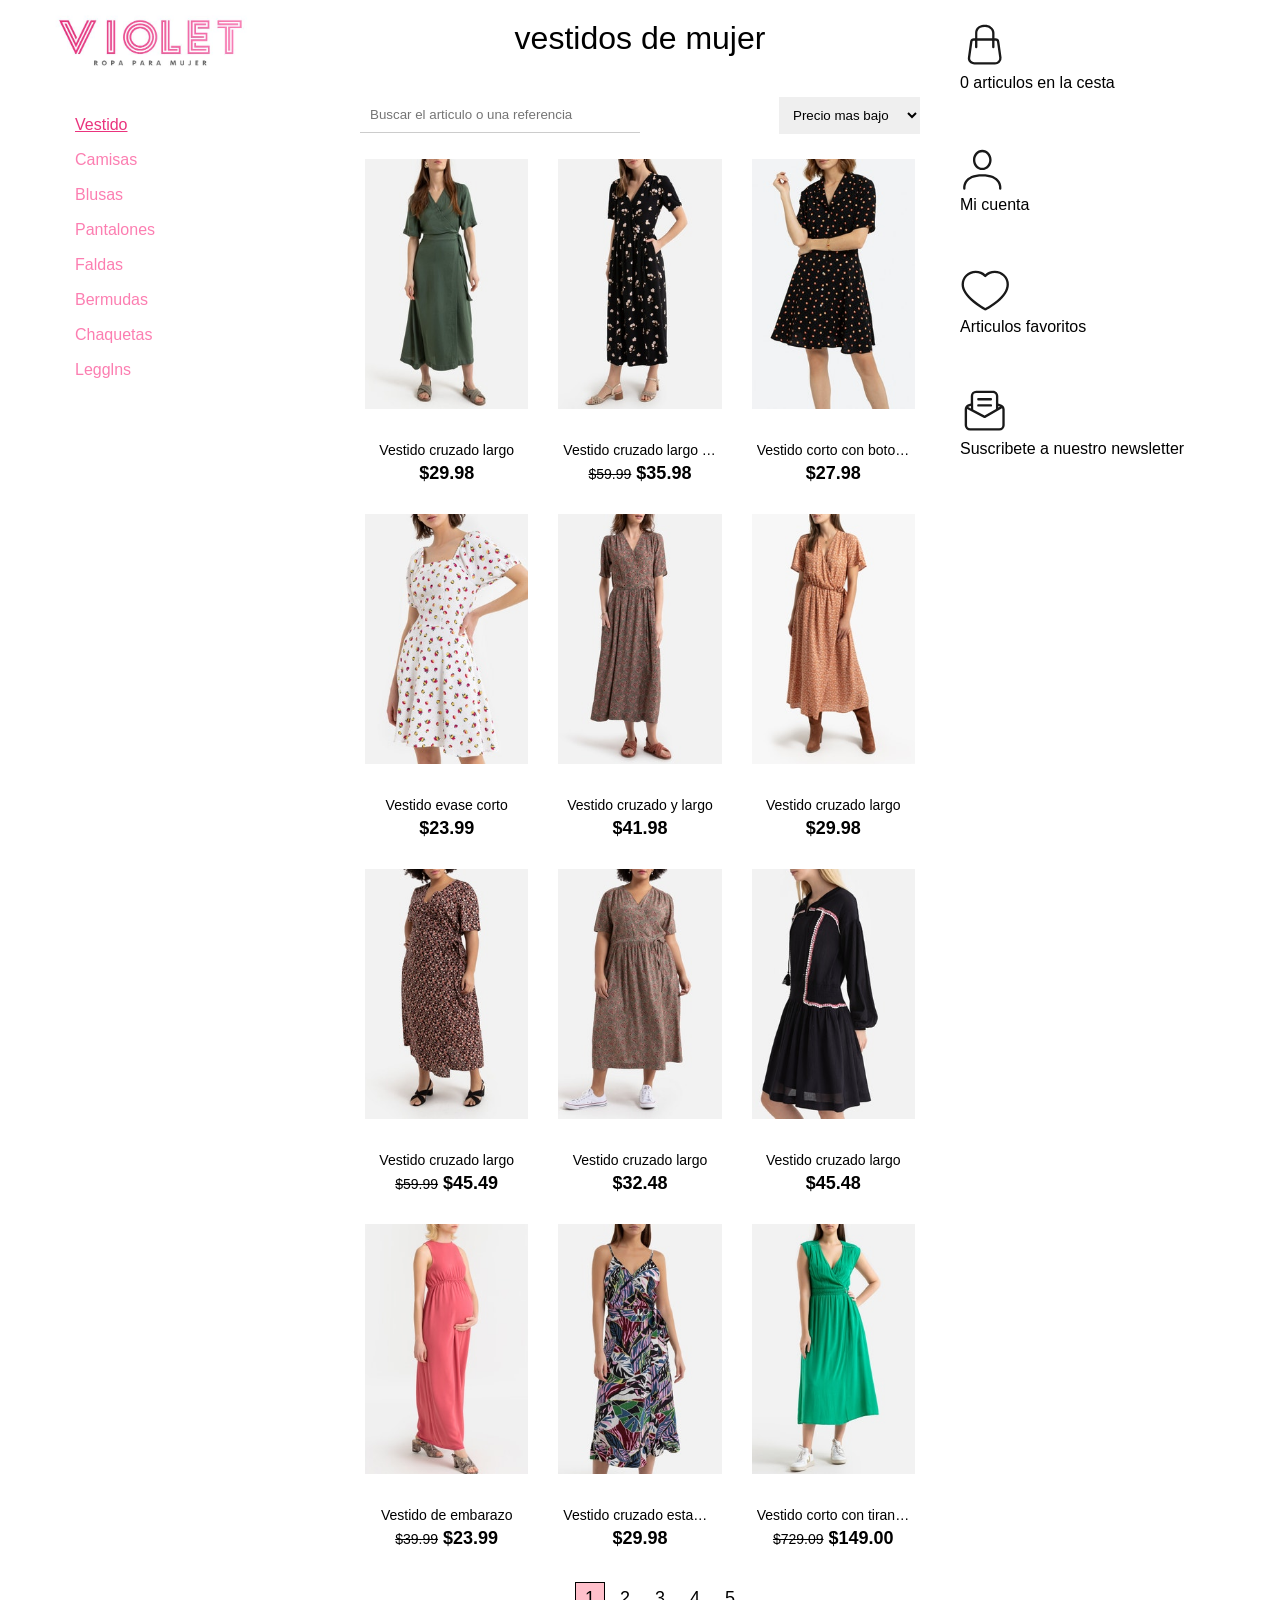
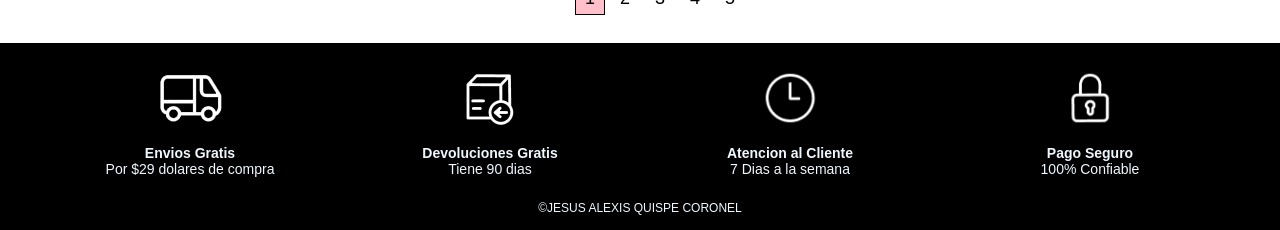
<file: Proyecto Web 2.1/index.html>
<!DOCTYPE html>
<html lang="es">
<head>
    <meta charset="UTF-8">
    <meta name="viewport" content="width=device-width, initial-scale=1.0">
    <title>Violet - Ropa de mujer </title>
    <link rel="icon" type="image/png" href="galeria/icon.png">
    <link rel="stylesheet" type="text/css" href="CSS/styles.css">
    
</head>
<body>
    <!--<h1>Violet</h1>
    <a href="">Enlaces</a>-->
    <div class="container">
        <div class="row">
            <div class="col-xs-3 col-m-3" >
                <img src="galeria/logo.JPG" alt="logotipo" width="200px"></img>
                <ul id="menu">
                    <li><a href="#" class="active">Vestido</a></li>
                    <li><a href="Camisas.html" >Camisas</a></li>
                    <li><a href="Blusas.html" >Blusas</a></li>
                    <li><a href="Pantalones.html" >Pantalones</a></li>
                    <li><a href="Faldas.html" >Faldas</a></li>
                    <li><a href="Bermudas.html" >Bermudas</a></li>
                    <li><a href="Chaquetas.html" >Chaquetas</a></li>
                    <li><a href="Leggins.html" >Legglns</a></li>
                </ul>
            </div>
            <div class="col-xs-9 col-m-6" >
                <h1 class="title-products">vestidos de mujer</h1>
                <div class="row">
                    <div class="col-xs-12">
                        <form action="">
                            <input class="search-input" type="search" placeholder="Buscar el articulo o una referencia">
                        </form>
                        <select class="select-order" name="" id="">
                            <option value="">Precio mas bajo</option>
                            <option value="">Precio mas alto</option>
                            <option value="">Por descuento</option>
                            <option value="">Por promociones</option> 
                        </select>
                    </div>
                </div>
                <div class="row">
                    <a href="" class="col-m-4 col-s-6 products-box">
                        <img src="galeria/producto1.jpg" alt="producto 1" width="100%">
                        <div class="Hidden offer">Oferta</div>
                        <h3>Vestido cruzado largo</h3>
                        <strong class="price">$29.98</strong>
                    </a>
                     <a href="" class="col-m-4 col-s-6 products-box">
                        <img src="galeria/producto2.jpg" alt="producto 2" width="100%">
                        <div class="Hidden offer">Oferta</div>
                        <h3>Vestido cruzado largo con estampado</h3>
                        <strong class="price"><del>$59.99</del> $35.98</strong>
                    </a>
                     <a href="" class="col-m-4 col-s-6 products-box">
                        <img src="galeria/producto3.jpg" alt="producto 3" width="100%">
                        <div class="Hidden offer">Oferta</div>
                        <h3>Vestido corto con botones estampados</h3>
                        <strong class="price">$27.98</strong>
                    </a>
                     <a href="" class="col-m-4 col-s-6 products-box">
                        <img src="galeria/producto4.jpg" alt="producto 4" width="100%">
                        <div class="Hidden offer">Oferta</div>
                        <h3>Vestido evase corto</h3>
                        <strong class="price">$23.99</strong>
                    </a>
                     <a href="" class="col-m-4 col-s-6 products-box">
                        <img src="galeria/producto5.jpg" alt="producto 5" width="100%">
                        <div class="Hidden offer">Oferta</div>
                        <h3>Vestido cruzado y largo</h3>
                        <strong class="price">$41.98</strong>
                    </a>
                     <a href="" class="col-m-4 col-s-6 products-box">
                        <img src="galeria/producto6.jpg" alt="producto 6" width="100%">
                        <div class="Hidden offer">Oferta</div>
                        <h3>Vestido cruzado largo</h3>
                        <strong class="price">$29.98</strong>
                    </a>
                     <a href="" class="col-m-4 col-s-6 products-box">
                        <img src="galeria/producto7.jpg" alt="producto 7" width="100%">
                        <div class="Hidden offer">Oferta</div>
                        <h3>Vestido cruzado largo</h3>
                        <strong class="price"><del>$59.99</del> $45.49</strong>
                    </a>
                     <a href="" class="col-m-4 col-s-6 products-box">
                        <img src="galeria/producto8.jpg" alt="producto 8" width="100%">
                        <div class="Hidden offer">Oferta</div>
                        <h3>Vestido cruzado largo</h3>
                        <strong class="price">$32.48</strong>
                    </a>
                     <a href="" class="col-m-4 col-s-6 products-box">
                        <img src="galeria/producto9.jpg" alt="producto 9" width="100%">
                        <div class="Hidden offer">Oferta</div>
                        <h3>Vestido cruzado largo</h3>
                        <strong class="price">$45.48</strong>
                    </a>
                     <a href="" class="col-m-4 col-s-6 products-box">
                        <img src="galeria/producto10.jpg" alt="producto 10" width="100%">
                        <div class="Hidden offer">Oferta</div>
                        <h3>Vestido de embarazo</h3>
                        <strong class="price"><del>$39.99</del> $23.99</strong>
                    </a>
                     <a href="" class="col-m-4 col-s-6 products-box">
                        <img src="galeria/producto11.jpg" alt="producto 11" width="100%">
                        <div class="Hidden offer">Oferta</div>
                        <h3>Vestido cruzado estampado</h3>
                        <strong class="price">$29.98</strong>
                    </a>
                     <a href="" class="col-m-4 col-s-6 products-box">
                        <img src="galeria/producto12.jpg" alt="producto 12" width="100%">
                        <div class="Hidden offer">Oferta</div>
                        <h3>Vestido corto con tirantes</h3>
                        <strong class="price"><del>$729.09</del> $149.00</strong>
                    </a>
                </div>
                <ul class="pagination">
                    <li><a href="#" class="active">1</a></li>
                    <li><a href="#">2</a></li>
                    <li><a href="#">3</a></li>
                    <li><a href="#">4</a></li>
                    <li><a href="#">5</a></li>

                </ul>
            </div>
            <div class="col-xs-12 col-m-3">
                <aside class="row">
                    <a href="#" class="col-xs-3 col-s-3 col-m-3 col-l-12">
                        <img src="galeria/shopping-cart.svg" alt="icono del carrito" width="50px">
                        <p>0 articulos en la cesta</p>
                    </a>
                     <a href="#" class="col-xs-3 col-s-3 col-m-3 col-l-12">
                        <img src="galeria/my-account.svg" alt="icono del carrito" width="50px">
                        <p>Mi cuenta</p>
                    </a>
                     <a href="#" class="col-xs-3 col-s-3 col-m-3 col-l-12">
                        <img src="galeria/favorites.svg" alt="icono del carrito" width="50px">
                        <p>Articulos favoritos</p>
                    </a>
                     <a href="#" class="col-xs-3 col-s-3 col-m-3 col-l-12">
                        <img src="galeria/newsletter.svg" alt="icono del carrito" width="50px">
                        <p>Suscribete a nuestro newsletter</p>
                    </a>
                </aside>
            </div>
        </div>
    </div>
    <footer>
        <div class="container">
            <div class="row">
                <div class="col-xs-6 col-s-3 icon-footer">
                    <img src="galeria/icon-shipping.png" alt="icon de envio" height="60px">
                    <p><strong>Envios Gratis</strong><br>Por $29 dolares de compra</p>
                </div>
                <div class="col-xs-6 col-s-3 icon-footer">
                    <img src="galeria/icon-refund.png" alt="icon de devoluciones gratis" height="60px">
                    <p><strong>Devoluciones Gratis</strong><br>Tiene 90 dias</p>
                </div>
                <div class="col-xs-6 col-s-3 icon-footer">
                    <img src="galeria/icon-customer-service.png" alt="icon de atencion al cliente" height="60px">
                    <p><strong>Atencion al Cliente </strong><br>7 Dias a la semana</p>
                </div>
                <div class="col-xs-6 col-s-3 icon-footer">
                    <img src="galeria/icon-secure.png" alt="icon de pago" height="60px">
                    <p><strong>Pago Seguro</strong><br>100% Confiable</p>
                </div>

            </div>
            &copy;JESUS ALEXIS QUISPE CORONEL
            
        </div>
    </footer>

        
</body>
</html>
</file>
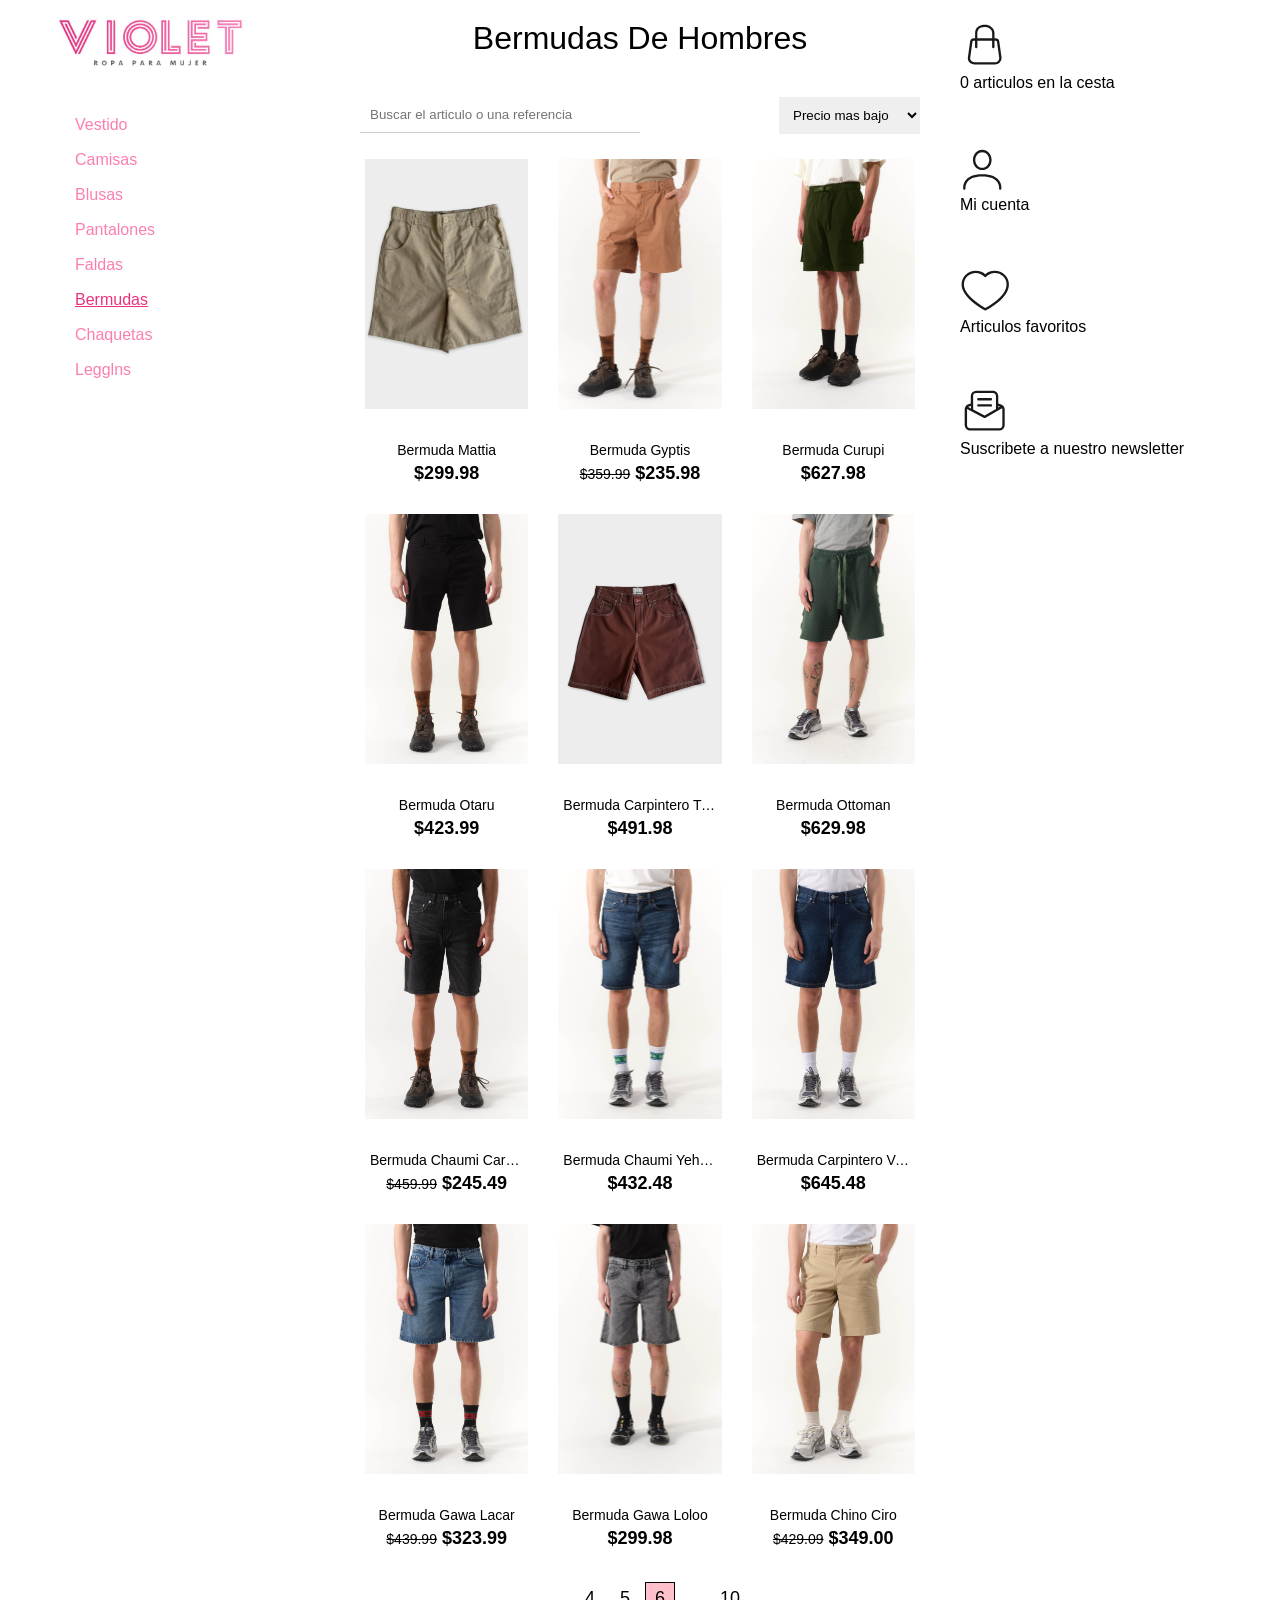
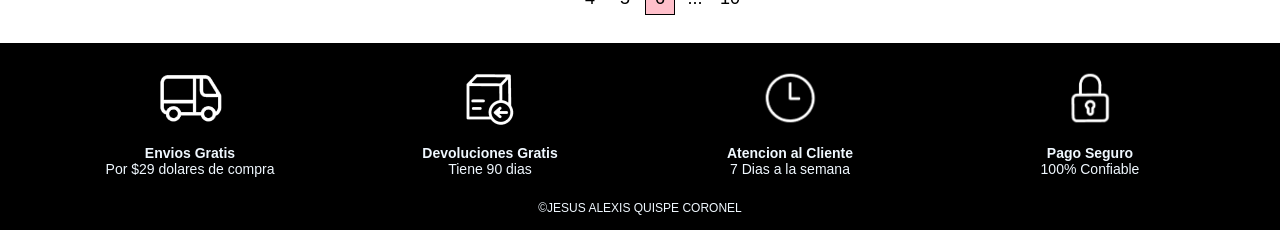
<file: Proyecto Web 2.1/Bermudas.html>
<!DOCTYPE html>
<html lang="es">
<head>
    <meta charset="UTF-8">
    <meta name="viewport" content="width=device-width, initial-scale=1.0">
    <title>Violet - Ropa de mujer </title>
    <link rel="icon" type="image/png" href="galeria/icon.png">
    <link rel="stylesheet" type="text/css" href="CSS/styles.css">
    
</head>
<body>
    <!--<h1>Violet</h1>
    <a href="">Enlaces</a>-->
    <div class="container">
        <div class="row">
            <div class="col-xs-3 col-m-3" >
                <img src="galeria/logo.JPG" alt="logotipo" width="200px"></img>
                <ul id="menu">
                    <li><a href="index.html">Vestido</a></li>
                    <li><a href="Camisas.html" >Camisas</a></li>
                    <li><a href="Blusas.html" >Blusas</a></li>
                    <li><a href="Pantalones.html" >Pantalones</a></li>
                    <li><a href="Faldas.html" >Faldas</a></li>
                    <li><a href="#" class="active">Bermudas</a></li>
                    <li><a href="Chaquetas.html" >Chaquetas</a></li>
                    <li><a href="Leggins.html" >Legglns</a></li>
                </ul>
            </div>
            <div class="col-xs-9 col-m-6" >
                <h1 class="title-products">Bermudas De Hombres</h1>
                <div class="row">
                    <div class="col-xs-12">
                        <form action="">
                            <input class="search-input" type="search" placeholder="Buscar el articulo o una referencia">
                        </form>
                        <select class="select-order" name="" id="">
                            <option value="">Precio mas bajo</option>
                            <option value="">Precio mas alto</option>
                            <option value="">Por descuento</option>
                            <option value="">Por promociones</option> 
                        </select>
                    </div>
                </div>
                <div class="row">
                    <a href="" class="col-m-4 col-s-6 products-box">
                        <img src="Imagenes/bermudas/Bermu1.jpg" alt="producto 1" width="100%">
                        <div class="Hidden offer">Oferta</div>
                        <h3>Bermuda Mattia</h3>
                        <strong class="price">$299.98</strong>
                    </a>
                     <a href="" class="col-m-4 col-s-6 products-box">
                        <img src="Imagenes/bermudas/Bermu2.jpg" alt="producto 2" width="100%">
                        <div class="Hidden offer">Oferta</div>
                        <h3>Bermuda Gyptis</h3>
                        <strong class="price"><del>$359.99</del> $235.98</strong>
                    </a>
                     <a href="" class="col-m-4 col-s-6 products-box">
                        <img src="Imagenes/bermudas/Bermu3.jpg" alt="producto 3" width="100%">
                        <div class="Hidden offer">Oferta</div>
                        <h3>Bermuda Curupi</h3>
                        <strong class="price">$627.98</strong>
                    </a>
                     <a href="" class="col-m-4 col-s-6 products-box">
                        <img src="Imagenes/bermudas/Bermu4.jpg" alt="producto 4" width="100%">
                        <div class="Hidden offer">Oferta</div>
                        <h3>Bermuda Otaru</h3>
                        <strong class="price">$423.99</strong>
                    </a>
                     <a href="" class="col-m-4 col-s-6 products-box">
                        <img src="Imagenes/bermudas/Bermu5.jpg" alt="producto 5" width="100%">
                        <div class="Hidden offer">Oferta</div>
                        <h3>Bermuda Carpintero Traful</h3>
                        <strong class="price">$491.98</strong>
                    </a>
                     <a href="" class="col-m-4 col-s-6 products-box">
                        <img src="Imagenes/bermudas/Bermu6.jpg" alt="producto 6" width="100%">
                        <div class="Hidden offer">Oferta</div>
                        <h3>Bermuda Ottoman</h3>
                        <strong class="price">$629.98</strong>
                    </a>
                     <a href="" class="col-m-4 col-s-6 products-box">
                        <img src="Imagenes/bermudas/Bermu7.jpg" alt="producto 7" width="100%">
                        <div class="Hidden offer">Oferta</div>
                        <h3>Bermuda Chaumi Cardiel</h3>
                        <strong class="price"><del>$459.99</del> $245.49</strong>
                    </a>
                     <a href="" class="col-m-4 col-s-6 products-box">
                        <img src="Imagenes/bermudas/Bermu8.jpg" alt="producto 8" width="100%">
                        <div class="Hidden offer">Oferta</div>
                        <h3>Bermuda Chaumi Yehuimi</h3>
                        <strong class="price">$432.48</strong>
                    </a>
                     <a href="" class="col-m-4 col-s-6 products-box">
                        <img src="Imagenes/bermudas/Bermu9.jpg" alt="producto 9" width="100%">
                        <div class="Hidden offer">Oferta</div>
                        <h3>Bermuda Carpintero Varnaco</h3>
                        <strong class="price">$645.48</strong>
                    </a>
                     <a href="" class="col-m-4 col-s-6 products-box">
                        <img src="Imagenes/bermudas/Bermu10.webp" alt="producto 10" width="100%">
                        <div class="Hidden offer">Oferta</div>
                        <h3>Bermuda Gawa Lacar</h3>
                        <strong class="price"><del>$439.99</del> $323.99</strong>
                    </a>
                     <a href="" class="col-m-4 col-s-6 products-box">
                        <img src="Imagenes/bermudas/Bermu11.jpg" alt="producto 11" width="100%">
                        <div class="Hidden offer">Oferta</div>
                        <h3>Bermuda Gawa Loloo</h3>
                        <strong class="price">$299.98</strong>
                    </a>
                     <a href="" class="col-m-4 col-s-6 products-box">
                        <img src="Imagenes/bermudas/Bermu12.jpg" alt="producto 12" width="100%">
                        <div class="Hidden offer">Oferta</div>
                        <h3>Bermuda Chino Ciro</h3>
                        <strong class="price"><del>$429.09</del> $349.00</strong>
                    </a>
                </div>
                <ul class="pagination">
                    <li><a href="#">4</a></li>
                    <li><a href="#">5</a></li>
                    <li><a href="#"class="active">6</a></li>
                    <li><a href="#">...</a></li>
                    <li><a href="#">10</a></li>

                </ul>
            </div>
            <div class="col-xs-12 col-m-3">
                <aside class="row">
                    <a href="#" class="col-xs-3 col-s-3 col-m-3 col-l-12">
                        <img src="galeria/shopping-cart.svg" alt="icono del carrito" width="50px">
                        <p>0 articulos en la cesta</p>
                    </a>
                     <a href="#" class="col-xs-3 col-s-3 col-m-3 col-l-12">
                        <img src="galeria/my-account.svg" alt="icono del carrito" width="50px">
                        <p>Mi cuenta</p>
                    </a>
                     <a href="#" class="col-xs-3 col-s-3 col-m-3 col-l-12">
                        <img src="galeria/favorites.svg" alt="icono del carrito" width="50px">
                        <p>Articulos favoritos</p>
                    </a>
                     <a href="#" class="col-xs-3 col-s-3 col-m-3 col-l-12">
                        <img src="galeria/newsletter.svg" alt="icono del carrito" width="50px">
                        <p>Suscribete a nuestro newsletter</p>
                    </a>
                </aside>
            </div>
        </div>
    </div>
    <footer>
        <div class="container">
            <div class="row">
                <div class="col-xs-6 col-s-3 icon-footer">
                    <img src="galeria/icon-shipping.png" alt="icon de envio" height="60px">
                    <p><strong>Envios Gratis</strong><br>Por $29 dolares de compra</p>
                </div>
                <div class="col-xs-6 col-s-3 icon-footer">
                    <img src="galeria/icon-refund.png" alt="icon de devoluciones gratis" height="60px">
                    <p><strong>Devoluciones Gratis</strong><br>Tiene 90 dias</p>
                </div>
                <div class="col-xs-6 col-s-3 icon-footer">
                    <img src="galeria/icon-customer-service.png" alt="icon de atencion al cliente" height="60px">
                    <p><strong>Atencion al Cliente </strong><br>7 Dias a la semana</p>
                </div>
                <div class="col-xs-6 col-s-3 icon-footer">
                    <img src="galeria/icon-secure.png" alt="icon de pago" height="60px">
                    <p><strong>Pago Seguro</strong><br>100% Confiable</p>
                </div>

            </div>
            &copy;JESUS ALEXIS QUISPE CORONEL
            
        </div>
    </footer>
</body>
</html>
</file>
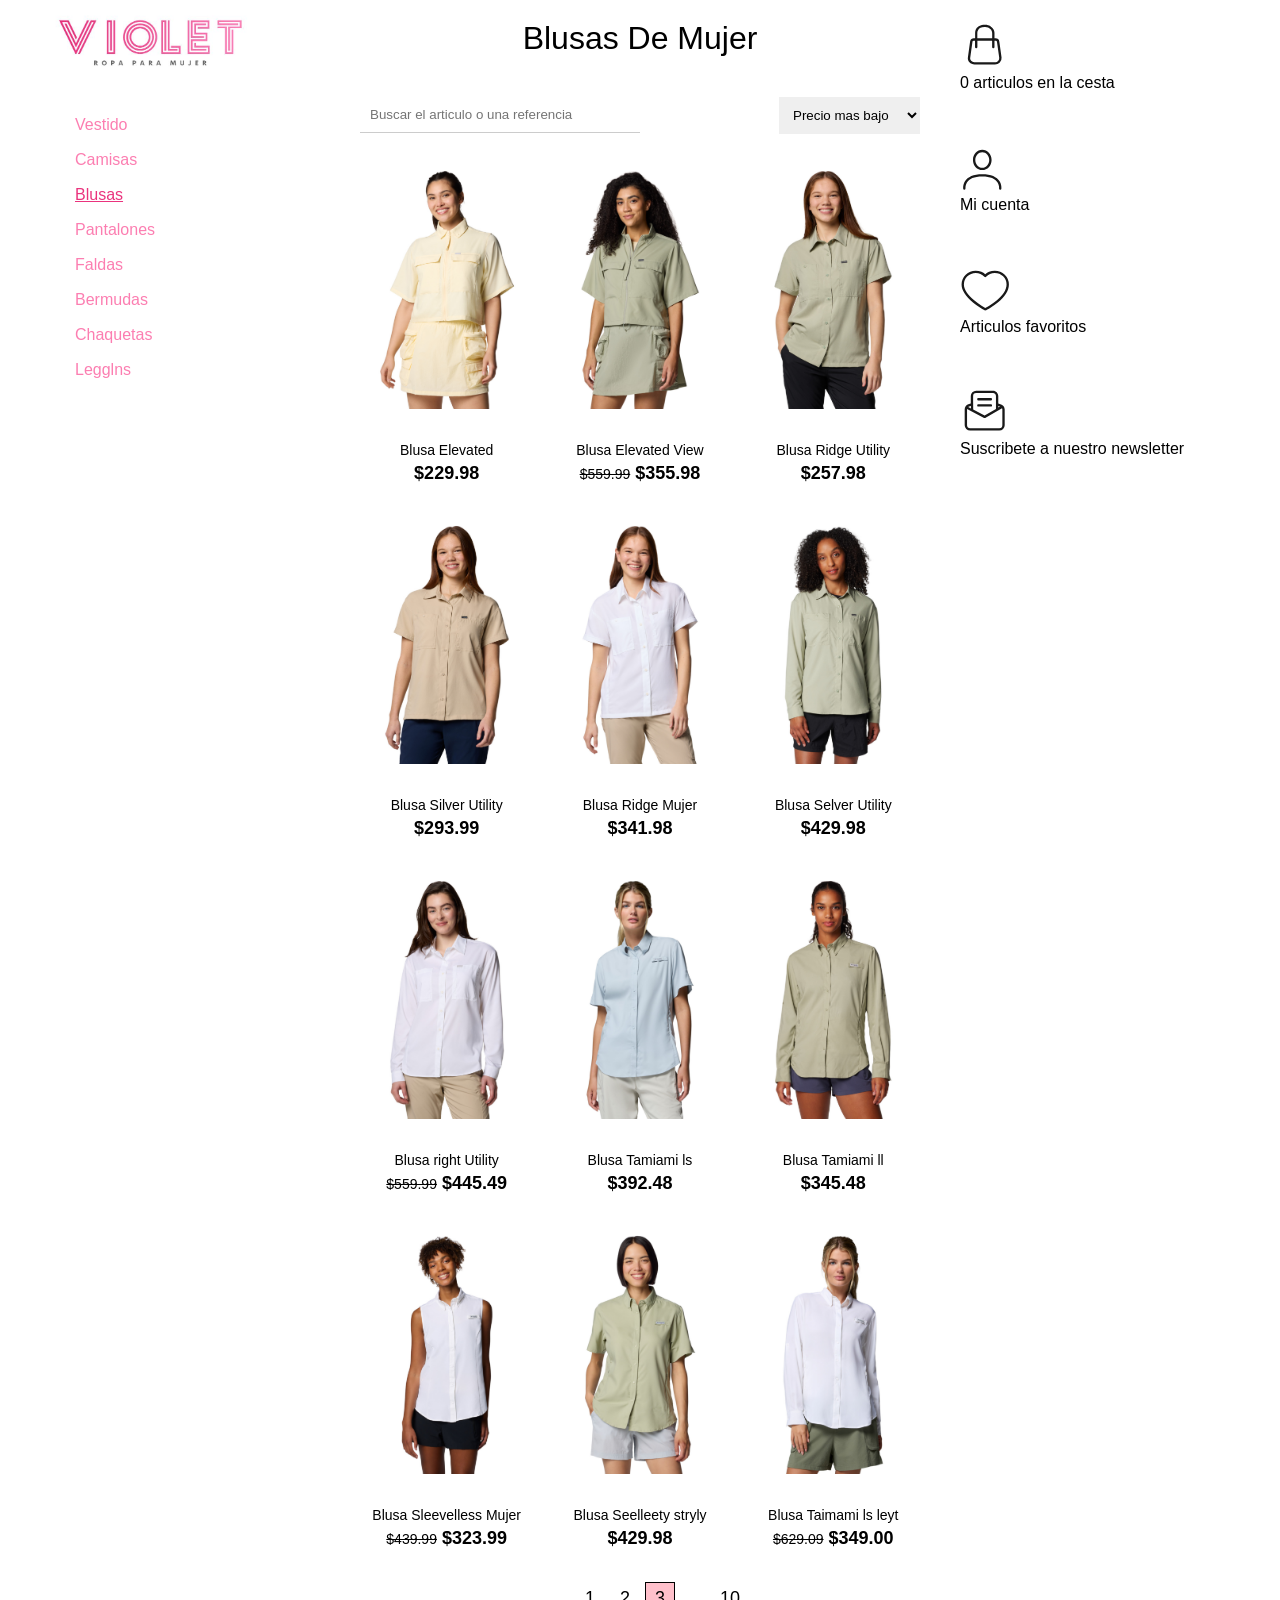
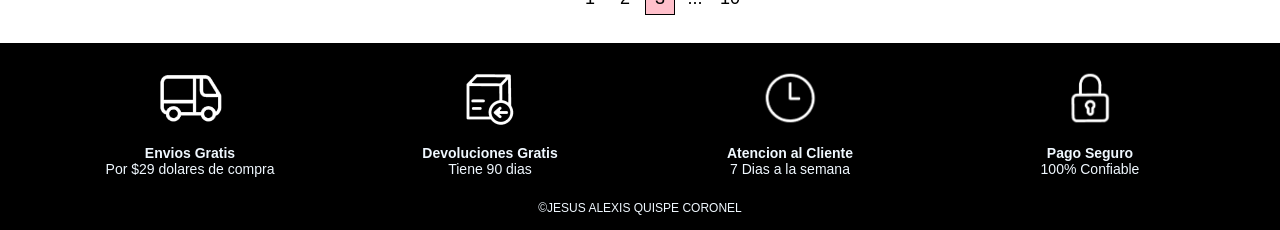
<file: Proyecto Web 2.1/Blusas.html>
<!DOCTYPE html>
<html lang="es">
<head>
    <meta charset="UTF-8">
    <meta name="viewport" content="width=device-width, initial-scale=1.0">
    <title>Violet - Ropa de mujer </title>
    <link rel="icon" type="image/png" href="galeria/icon.png">
    <link rel="stylesheet" type="text/css" href="CSS/styles.css">
    
</head>
<body>
    <!--<h1>Violet</h1>
    <a href="">Enlaces</a>-->
    <div class="container">
        <div class="row">
            <div class="col-xs-3 col-m-3" >
                <img src="galeria/logo.JPG" alt="logotipo" width="200px"></img>
                <ul id="menu">
                    <li><a href="index.html">Vestido</a></li>
                    <li><a href="Camisas.html" >Camisas</a></li>
                    <li><a href="#" class="active">Blusas</a></li>
                    <li><a href="Pantalones.html" >Pantalones</a></li>
                    <li><a href="Faldas.html" >Faldas</a></li>
                    <li><a href="Bermudas.html" >Bermudas</a></li>
                    <li><a href="Chaquetas.html" >Chaquetas</a></li>
                    <li><a href="Leggins.html" >Legglns</a></li>
                </ul>
            </div>
            <div class="col-xs-9 col-m-6" >
                <h1 class="title-products">Blusas De Mujer</h1>
                <div class="row">
                    <div class="col-xs-12">
                        <form action="">
                            <input class="search-input" type="search" placeholder="Buscar el articulo o una referencia">
                        </form>
                        <select class="select-order" name="" id="">
                            <option value="">Precio mas bajo</option>
                            <option value="">Precio mas alto</option>
                            <option value="">Por descuento</option>
                            <option value="">Por promociones</option> 
                        </select>
                    </div>
                </div>
                <div class="row">
                    <a href="" class="col-m-4 col-s-6 products-box">
                        <img src="Imagenes/blusas/Blusa1.jpg" alt="producto 1" width="100%">
                        <div class="Hidden offer">Oferta</div>
                        <h3>Blusa Elevated</h3>
                        <strong class="price">$229.98</strong>
                    </a>
                     <a href="" class="col-m-4 col-s-6 products-box">
                        <img src="Imagenes/blusas/Blusa2.jpg" alt="producto 2" width="100%">
                        <div class="Hidden offer">Oferta</div>
                        <h3>Blusa Elevated View</h3>
                        <strong class="price"><del>$559.99</del> $355.98</strong>
                    </a>
                     <a href="" class="col-m-4 col-s-6 products-box">
                        <img src="Imagenes/blusas/Blusa3.jpg" alt="producto 3" width="100%">
                        <div class="Hidden offer">Oferta</div>
                        <h3>Blusa Ridge Utility</h3>
                        <strong class="price">$257.98</strong>
                    </a>
                     <a href="" class="col-m-4 col-s-6 products-box">
                        <img src="Imagenes/blusas/Blusa4.jpg" alt="producto 4" width="100%">
                        <div class="Hidden offer">Oferta</div>
                        <h3>Blusa Silver Utility</h3>
                        <strong class="price">$293.99</strong>
                    </a>
                     <a href="" class="col-m-4 col-s-6 products-box">
                        <img src="Imagenes/blusas/Blusa5.jpg" alt="producto 5" width="100%">
                        <div class="Hidden offer">Oferta</div>
                        <h3>Blusa Ridge Mujer</h3>
                        <strong class="price">$341.98</strong>
                    </a>
                     <a href="" class="col-m-4 col-s-6 products-box">
                        <img src="Imagenes/blusas/Blusa6.jpg" alt="producto 6" width="100%">
                        <div class="Hidden offer">Oferta</div>
                        <h3>Blusa Selver Utility</h3>
                        <strong class="price">$429.98</strong>
                    </a>
                     <a href="" class="col-m-4 col-s-6 products-box">
                        <img src="Imagenes/blusas/Blusa7.jpg" alt="producto 7" width="100%">
                        <div class="Hidden offer">Oferta</div>
                        <h3>Blusa right Utility</h3>
                        <strong class="price"><del>$559.99</del> $445.49</strong>
                    </a>
                     <a href="" class="col-m-4 col-s-6 products-box">
                        <img src="Imagenes/blusas/Blusa8.jpg" alt="producto 8" width="100%">
                        <div class="Hidden offer">Oferta</div>
                        <h3>Blusa Tamiami ls</h3>
                        <strong class="price">$392.48</strong>
                    </a>
                     <a href="" class="col-m-4 col-s-6 products-box">
                        <img src="Imagenes/blusas/Blusa9.jpg" alt="producto 9" width="100%">
                        <div class="Hidden offer">Oferta</div>
                        <h3>Blusa Tamiami ll</h3>
                        <strong class="price">$345.48</strong>
                    </a>
                     <a href="" class="col-m-4 col-s-6 products-box">
                        <img src="Imagenes/blusas/Blusa10.jpg" alt="producto 10" width="100%">
                        <div class="Hidden offer">Oferta</div>
                        <h3>Blusa Sleevelless Mujer</h3>
                        <strong class="price"><del>$439.99</del> $323.99</strong>
                    </a>
                     <a href="" class="col-m-4 col-s-6 products-box">
                        <img src="Imagenes/blusas/Blusa11.jpg" alt="producto 11" width="100%">
                        <div class="Hidden offer">Oferta</div>
                        <h3>Blusa Seelleety stryly</h3>
                        <strong class="price">$429.98</strong>
                    </a>
                     <a href="" class="col-m-4 col-s-6 products-box">
                        <img src="Imagenes/blusas/Blusa12.jpg" alt="producto 12" width="100%">
                        <div class="Hidden offer">Oferta</div>
                        <h3>Blusa Taimami ls leyt</h3>
                        <strong class="price"><del>$629.09</del> $349.00</strong>
                    </a>
                </div>
                <ul class="pagination">
                    <li><a href="#">1</a></li>
                    <li><a href="#">2</a></li>
                    <li><a href="#"class="active">3</a></li>
                    <li><a href="#">...</a></li>
                    <li><a href="#">10</a></li>

                </ul>
            </div>
            <div class="col-xs-12 col-m-3">
                <aside class="row">
                    <a href="#" class="col-xs-3 col-s-3 col-m-3 col-l-12">
                        <img src="galeria/shopping-cart.svg" alt="icono del carrito" width="50px">
                        <p>0 articulos en la cesta</p>
                    </a>
                     <a href="#" class="col-xs-3 col-s-3 col-m-3 col-l-12">
                        <img src="galeria/my-account.svg" alt="icono del carrito" width="50px">
                        <p>Mi cuenta</p>
                    </a>
                     <a href="#" class="col-xs-3 col-s-3 col-m-3 col-l-12">
                        <img src="galeria/favorites.svg" alt="icono del carrito" width="50px">
                        <p>Articulos favoritos</p>
                    </a>
                     <a href="#" class="col-xs-3 col-s-3 col-m-3 col-l-12">
                        <img src="galeria/newsletter.svg" alt="icono del carrito" width="50px">
                        <p>Suscribete a nuestro newsletter</p>
                    </a>
                </aside>
            </div>
        </div>
    </div>
    <footer>
        <div class="container">
            <div class="row">
                <div class="col-xs-6 col-s-3 icon-footer">
                    <img src="galeria/icon-shipping.png" alt="icon de envio" height="60px">
                    <p><strong>Envios Gratis</strong><br>Por $29 dolares de compra</p>
                </div>
                <div class="col-xs-6 col-s-3 icon-footer">
                    <img src="galeria/icon-refund.png" alt="icon de devoluciones gratis" height="60px">
                    <p><strong>Devoluciones Gratis</strong><br>Tiene 90 dias</p>
                </div>
                <div class="col-xs-6 col-s-3 icon-footer">
                    <img src="galeria/icon-customer-service.png" alt="icon de atencion al cliente" height="60px">
                    <p><strong>Atencion al Cliente </strong><br>7 Dias a la semana</p>
                </div>
                <div class="col-xs-6 col-s-3 icon-footer">
                    <img src="galeria/icon-secure.png" alt="icon de pago" height="60px">
                    <p><strong>Pago Seguro</strong><br>100% Confiable</p>
                </div>

            </div>
            &copy;JESUS ALEXIS QUISPE CORONEL
            
        </div>
    </footer>
</body>
</html>
</file>
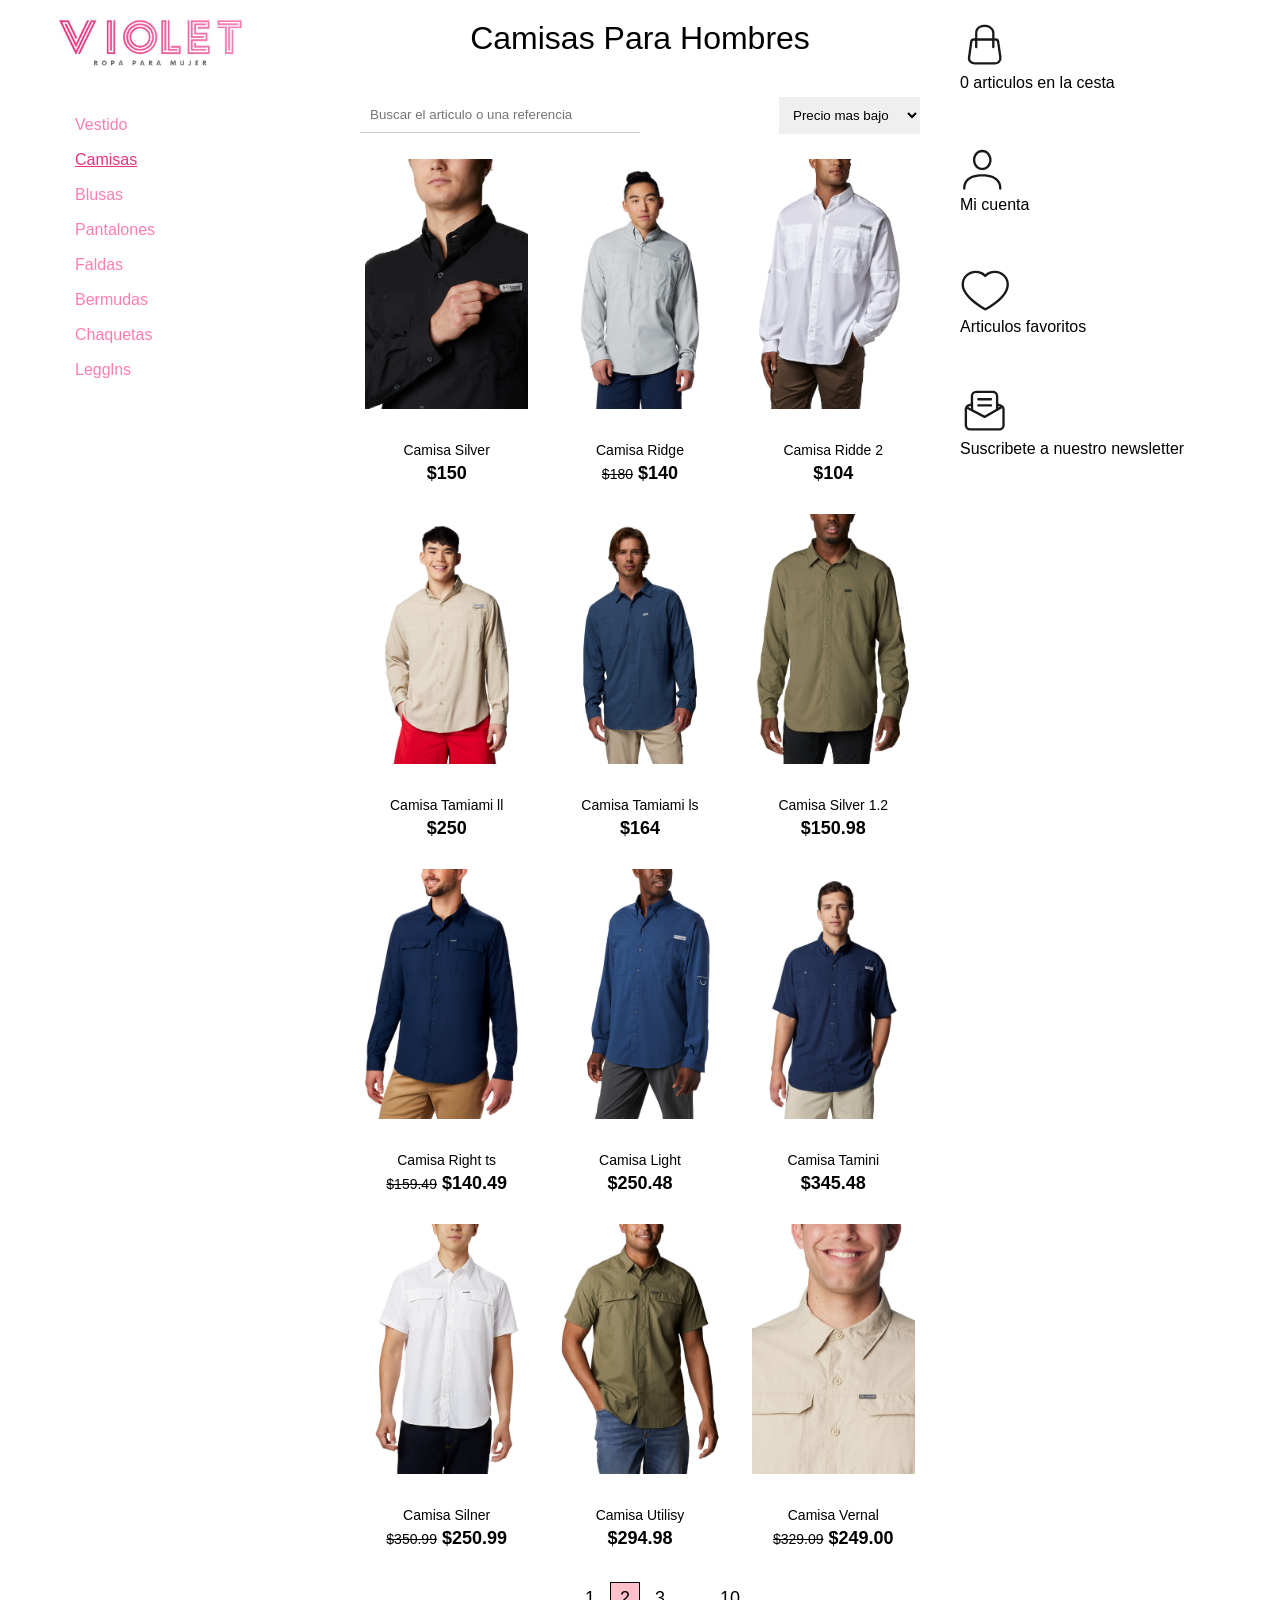
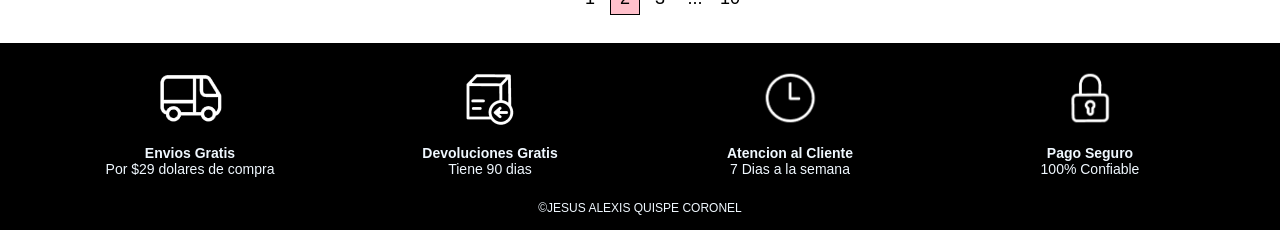
<file: Proyecto Web 2.1/Camisas.html>
<!DOCTYPE html>
<html lang="es">
<head>
    <meta charset="UTF-8">
    <meta name="viewport" content="width=device-width, initial-scale=1.0">
    <title>Violet - Ropa de mujer </title>
    <link rel="icon" type="image/png" href="galeria/icon.png">
    <link rel="stylesheet" type="text/css" href="CSS/styles.css">
    
</head>
<body>
    <!--<h1>Violet</h1>
    <a href="">Enlaces</a>-->
    <div class="container">
        <div class="row">
            <div class="col-xs-3 col-m-3" >
                <img src="galeria/logo.JPG" alt="logotipo" width="200px"></img>
                <ul id="menu">
                    <li><a href="index.html">Vestido</a></li>
                    <li><a href="#" class="active">Camisas</a></li>
                    <li><a href="Blusas.html" >Blusas</a></li>
                    <li><a href="Pantalones.html" >Pantalones</a></li>
                    <li><a href="Faldas.html" >Faldas</a></li>
                    <li><a href="Bermudas.html" >Bermudas</a></li>
                    <li><a href="Chaquetas.html" >Chaquetas</a></li>
                    <li><a href="Leggins.html" >Legglns</a></li>
                </ul>
            </div>
            <div class="col-xs-9 col-m-6" >
                <h1 class="title-products">Camisas Para Hombres</h1>
                <div class="row">
                    <div class="col-xs-12">
                        <form action="">
                            <input class="search-input" type="search" placeholder="Buscar el articulo o una referencia">
                        </form>
                        <select class="select-order" name="" id="">
                            <option value="">Precio mas bajo</option>
                            <option value="">Precio mas alto</option>
                            <option value="">Por descuento</option>
                            <option value="">Por promociones</option> 
                        </select>
                    </div>
                </div>
                <div class="row">
                    <a href="" class="col-m-4 col-s-6 products-box">
                        <img src="Imagenes/camisas/Camisa1.jpg" alt="producto 1" width="100%">
                        <div class="Hidden offer">Oferta</div>
                        <h3>Camisa Silver</h3>
                        <strong class="price">$150</strong>
                    </a>
                     <a href="" class="col-m-4 col-s-6 products-box">
                        <img src="Imagenes/camisas/Camisa2.jpg" alt="producto 2" width="100%">
                        <div class="Hidden offer">Oferta</div>
                        <h3>Camisa Ridge</h3>
                        <strong class="price"><del>$180</del> $140</strong>
                    </a>
                     <a href="" class="col-m-4 col-s-6 products-box">
                        <img src="Imagenes/camisas/Camisa3.jpg" alt="producto 3" width="100%">
                        <div class="Hidden offer">Oferta</div>
                        <h3>Camisa Ridde 2</h3>
                        <strong class="price">$104</strong>
                    </a>
                     <a href="" class="col-m-4 col-s-6 products-box">
                        <img src="Imagenes/camisas/Camisa4.jpg" alt="producto 4" width="100%">
                        <div class="Hidden offer">Oferta</div>
                        <h3>Camisa Tamiami ll</h3>
                        <strong class="price">$250</strong>
                    </a>
                     <a href="" class="col-m-4 col-s-6 products-box">
                        <img src="Imagenes/camisas/Camisa5.jpg" alt="producto 5" width="100%">
                        <div class="Hidden offer">Oferta</div>
                        <h3>Camisa Tamiami ls</h3>
                        <strong class="price">$164</strong>
                    </a>
                     <a href="" class="col-m-4 col-s-6 products-box">
                        <img src="Imagenes/camisas/Camisa6.jpg" alt="producto 6" width="100%">
                        <div class="Hidden offer">Oferta</div>
                        <h3>Camisa Silver 1.2</h3>
                        <strong class="price">$150.98</strong>
                    </a>
                     <a href="" class="col-m-4 col-s-6 products-box">
                        <img src="Imagenes/camisas/Camisa7.jpg" alt="producto 7" width="100%">
                        <div class="Hidden offer">Oferta</div>
                        <h3>Camisa Right ts</h3>
                        <strong class="price"><del>$159.49</del> $140.49</strong>
                    </a>
                     <a href="" class="col-m-4 col-s-6 products-box">
                        <img src="Imagenes/camisas/Camisa8.jpg" alt="producto 8" width="100%">
                        <div class="Hidden offer">Oferta</div>
                        <h3>Camisa Light</h3>
                        <strong class="price">$250.48</strong>
                    </a>
                     <a href="" class="col-m-4 col-s-6 products-box">
                        <img src="Imagenes/camisas/Camisa9.jpg" alt="producto 9" width="100%">
                        <div class="Hidden offer">Oferta</div>
                        <h3>Camisa Tamini</h3>
                        <strong class="price">$345.48</strong>
                    </a>
                     <a href="" class="col-m-4 col-s-6 products-box">
                        <img src="Imagenes/camisas/Camisa10.jpg" alt="producto 10" width="100%">
                        <div class="Hidden offer">Oferta</div>
                        <h3>Camisa Silner</h3>
                        <strong class="price"><del>$350.99</del> $250.99</strong>
                    </a>
                     <a href="" class="col-m-4 col-s-6 products-box">
                        <img src="Imagenes/camisas/Camisa11.jpg" alt="producto 11" width="100%">
                        <div class="Hidden offer">Oferta</div>
                        <h3>Camisa Utilisy</h3>
                        <strong class="price">$294.98</strong>
                    </a>
                     <a href="" class="col-m-4 col-s-6 products-box">
                        <img src="Imagenes/camisas/Camisa12.jpg" alt="producto 12" width="100%">
                        <div class="Hidden offer">Oferta</div>
                        <h3>Camisa Vernal</h3>
                        <strong class="price"><del>$329.09</del> $249.00</strong>
                    </a>
                </div>
                <ul class="pagination">
                    <li><a href="#">1</a></li>
                    <li><a href="#"class="active">2</a></li>
                    <li><a href="#">3</a></li>
                    <li><a href="#">...</a></li>
                    <li><a href="#">10</a></li>

                </ul>
            </div>
            <div class="col-xs-12 col-m-3">
                <aside class="row">
                    <a href="#" class="col-xs-3 col-s-3 col-m-3 col-l-12">
                        <img src="galeria/shopping-cart.svg" alt="icono del carrito" width="50px">
                        <p>0 articulos en la cesta</p>
                    </a>
                     <a href="#" class="col-xs-3 col-s-3 col-m-3 col-l-12">
                        <img src="galeria/my-account.svg" alt="icono del carrito" width="50px">
                        <p>Mi cuenta</p>
                    </a>
                     <a href="#" class="col-xs-3 col-s-3 col-m-3 col-l-12">
                        <img src="galeria/favorites.svg" alt="icono del carrito" width="50px">
                        <p>Articulos favoritos</p>
                    </a>
                     <a href="#" class="col-xs-3 col-s-3 col-m-3 col-l-12">
                        <img src="galeria/newsletter.svg" alt="icono del carrito" width="50px">
                        <p>Suscribete a nuestro newsletter</p>
                    </a>
                </aside>
            </div>
        </div>
    </div>
    <footer>
        <div class="container">
            <div class="row">
                <div class="col-xs-6 col-s-3 icon-footer">
                    <img src="galeria/icon-shipping.png" alt="icon de envio" height="60px">
                    <p><strong>Envios Gratis</strong><br>Por $29 dolares de compra</p>
                </div>
                <div class="col-xs-6 col-s-3 icon-footer">
                    <img src="galeria/icon-refund.png" alt="icon de devoluciones gratis" height="60px">
                    <p><strong>Devoluciones Gratis</strong><br>Tiene 90 dias</p>
                </div>
                <div class="col-xs-6 col-s-3 icon-footer">
                    <img src="galeria/icon-customer-service.png" alt="icon de atencion al cliente" height="60px">
                    <p><strong>Atencion al Cliente </strong><br>7 Dias a la semana</p>
                </div>
                <div class="col-xs-6 col-s-3 icon-footer">
                    <img src="galeria/icon-secure.png" alt="icon de pago" height="60px">
                    <p><strong>Pago Seguro</strong><br>100% Confiable</p>
                </div>

            </div>
            &copy;JESUS ALEXIS QUISPE CORONEL
            
        </div>
    </footer>
</body>
</html>
</file>
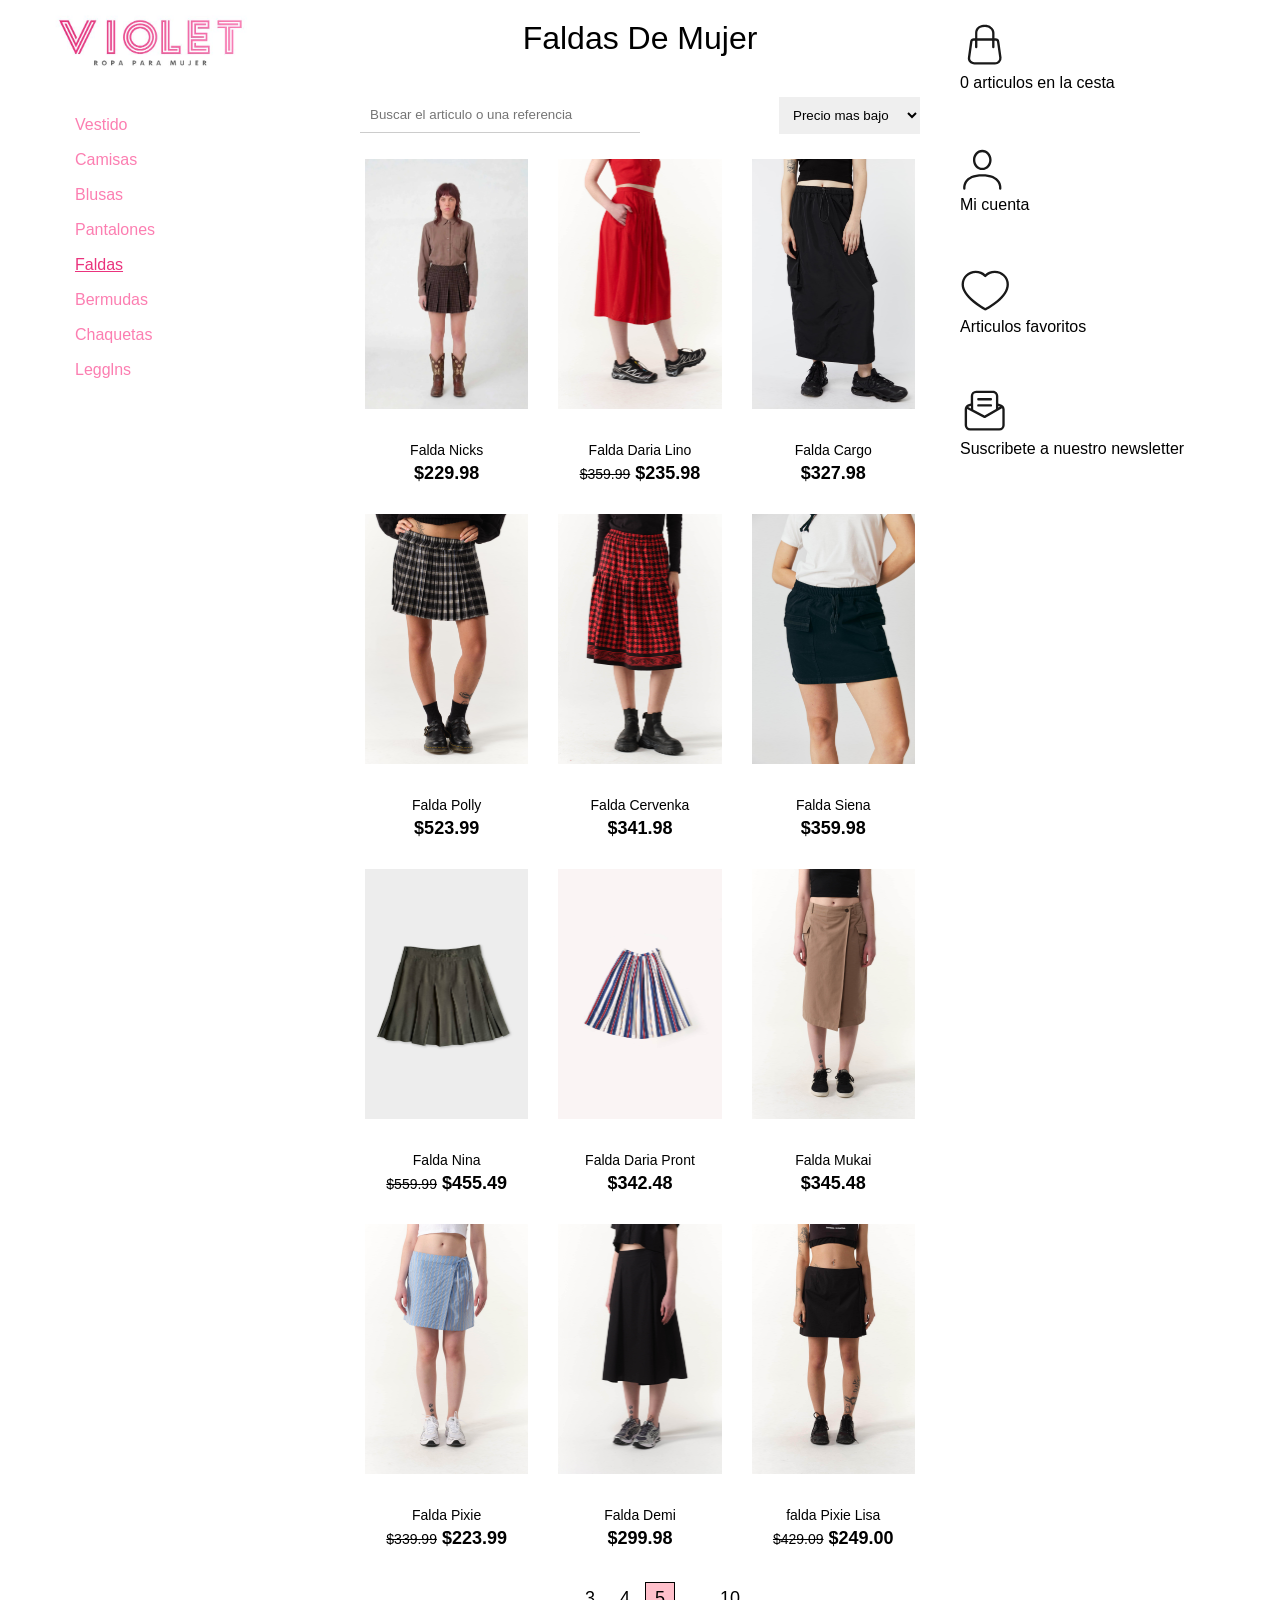
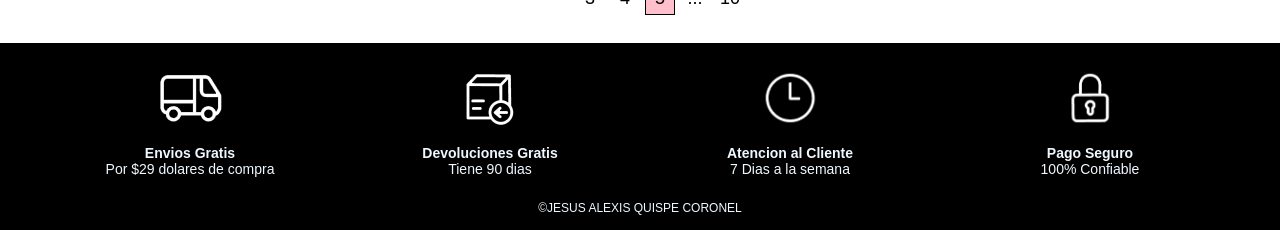
<file: Proyecto Web 2.1/Faldas.html>
<!DOCTYPE html>
<html lang="es">
<head>
    <meta charset="UTF-8">
    <meta name="viewport" content="width=device-width, initial-scale=1.0">
    <title>Violet - Ropa de mujer </title>
    <link rel="icon" type="image/png" href="galeria/icon.png">
    <link rel="stylesheet" type="text/css" href="CSS/styles.css">
    
</head>
<body class="secion-faldas">
    <!--<h1>Violet</h1>
    <a href="">Enlaces</a>-->
    <div class="container">
        <div class="row">
            <div class="col-xs-3 col-m-3" >
                <img src="galeria/logo.JPG" alt="logotipo" width="200px"></img>
                <ul id="menu">
                    <li><a href="index.html">Vestido</a></li>
                    <li><a href="Camisas.html" >Camisas</a></li>
                    <li><a href="Blusas.html" >Blusas</a></li>
                    <li><a href="Pantalones.html" >Pantalones</a></li>
                    <li><a href="#" class="active">Faldas</a></li>
                    <li><a href="Bermudas.html" >Bermudas</a></li>
                    <li><a href="Chaquetas.html" >Chaquetas</a></li>
                    <li><a href="Leggins.html" >Legglns</a></li>
                </ul>
            </div>
            <div class="col-xs-9 col-m-6" >
                <h1 class="title-products">Faldas De Mujer</h1>
                <div class="row">
                    <div class="col-xs-12">
                        <form action="">
                            <input class="search-input" type="search" placeholder="Buscar el articulo o una referencia">
                        </form>
                        <select class="select-order" name="" id="">
                            <option value="">Precio mas bajo</option>
                            <option value="">Precio mas alto</option>
                            <option value="">Por descuento</option>
                            <option value="">Por promociones</option> 
                        </select>
                    </div>
                </div>
                <div class="row">
                    <a href="" class="col-m-4 col-s-6 products-box">
                        <img src="Imagenes/Faldas/Falda1.jpg" alt="producto 1" width="100%">
                        <div class="Hidden offer">Oferta</div>
                        <h3>Falda Nicks</h3>
                        <strong class="price">$229.98</strong>
                    </a>
                     <a href="" class="col-m-4 col-s-6 products-box">
                        <img src="Imagenes/Faldas/Falda2.jpg" alt="producto 2" width="100%">
                        <div class="Hidden offer">Oferta</div>
                        <h3>Falda Daria Lino</h3>
                        <strong class="price"><del>$359.99</del> $235.98</strong>
                    </a>
                     <a href="" class="col-m-4 col-s-6 products-box">
                        <img src="Imagenes/Faldas/Falda3.jpg" alt="producto 3" width="100%">
                        <div class="Hidden offer">Oferta</div>
                        <h3>Falda Cargo</h3>
                        <strong class="price">$327.98</strong>
                    </a>
                     <a href="" class="col-m-4 col-s-6 products-box">
                        <img src="Imagenes/Faldas/Falda4.jpg" alt="producto 4" width="100%">
                        <div class="Hidden offer">Oferta</div>
                        <h3>Falda Polly</h3>
                        <strong class="price">$523.99</strong>
                    </a>
                     <a href="" class="col-m-4 col-s-6 products-box">
                        <img src="Imagenes/Faldas/Falda5.jpg" alt="producto 5" width="100%">
                        <div class="Hidden offer">Oferta</div>
                        <h3>Falda Cervenka</h3>
                        <strong class="price">$341.98</strong>
                    </a>
                     <a href="" class="col-m-4 col-s-6 products-box">
                        <img src="Imagenes/Faldas/Falda6.jpg" alt="producto 6" width="100%">
                        <div class="Hidden offer">Oferta</div>
                        <h3>Falda Siena</h3>
                        <strong class="price">$359.98</strong>
                    </a>
                     <a href="" class="col-m-4 col-s-6 products-box">
                        <img src="Imagenes/Faldas/Falda7.jpg" alt="producto 7" width="100%">
                        <div class="Hidden offer">Oferta</div>
                        <h3>Falda Nina</h3>
                        <strong class="price"><del>$559.99</del> $455.49</strong>
                    </a>
                     <a href="" class="col-m-4 col-s-6 products-box">
                        <img src="Imagenes/Faldas/Falda8.jpg" alt="producto 8" width="100%">
                        <div class="Hidden offer">Oferta</div>
                        <h3>Falda Daria Pront</h3>
                        <strong class="price">$342.48</strong>
                    </a>
                     <a href="" class="col-m-4 col-s-6 products-box">
                        <img src="Imagenes/Faldas/Falda9.jpg" alt="producto 9" width="100%">
                        <div class="Hidden offer">Oferta</div>
                        <h3>Falda Mukai</h3>
                        <strong class="price">$345.48</strong>
                    </a>
                     <a href="" class="col-m-4 col-s-6 products-box">
                        <img src="Imagenes/Faldas/Falda10.jpg" alt="producto 10" width="100%">
                        <div class="Hidden offer">Oferta</div>
                        <h3>Falda Pixie</h3>
                        <strong class="price"><del>$339.99</del> $223.99</strong>
                    </a>
                     <a href="" class="col-m-4 col-s-6 products-box">
                        <img src="Imagenes/Faldas/Falda11.jpg" alt="producto 11" width="100%">
                        <div class="Hidden offer">Oferta</div>
                        <h3>Falda Demi</h3>
                        <strong class="price">$299.98</strong>
                    </a>
                     <a href="" class="col-m-4 col-s-6 products-box">
                        <img src="Imagenes/Faldas/Falda12.jpg" alt="producto 12" width="100%">
                        <div class="Hidden offer">Oferta</div>
                        <h3>falda Pixie Lisa</h3>
                        <strong class="price"><del>$429.09</del> $249.00</strong>
                    </a>
                </div>
                <ul class="pagination">
                    <li><a href="#">3</a></li>
                    <li><a href="#">4</a></li>
                    <li><a href="#"class="active">5</a></li>
                    <li><a href="#">...</a></li>
                    <li><a href="#">10</a></li>

                </ul>
            </div>
            <div class="col-xs-12 col-m-3">
                <aside class="row">
                    <a href="#" class="col-xs-3 col-s-3 col-m-3 col-l-12">
                        <img src="galeria/shopping-cart.svg" alt="icono del carrito" width="50px">
                        <p>0 articulos en la cesta</p>
                    </a>
                     <a href="#" class="col-xs-3 col-s-3 col-m-3 col-l-12">
                        <img src="galeria/my-account.svg" alt="icono del carrito" width="50px">
                        <p>Mi cuenta</p>
                    </a>
                     <a href="#" class="col-xs-3 col-s-3 col-m-3 col-l-12">
                        <img src="galeria/favorites.svg" alt="icono del carrito" width="50px">
                        <p>Articulos favoritos</p>
                    </a>
                     <a href="#" class="col-xs-3 col-s-3 col-m-3 col-l-12">
                        <img src="galeria/newsletter.svg" alt="icono del carrito" width="50px">
                        <p>Suscribete a nuestro newsletter</p>
                    </a>
                </aside>
            </div>
        </div>
    </div>
    <footer>
        <div class="container">
            <div class="row">
                <div class="col-xs-6 col-s-3 icon-footer">
                    <img src="galeria/icon-shipping.png" alt="icon de envio" height="60px">
                    <p><strong>Envios Gratis</strong><br>Por $29 dolares de compra</p>
                </div>
                <div class="col-xs-6 col-s-3 icon-footer">
                    <img src="galeria/icon-refund.png" alt="icon de devoluciones gratis" height="60px">
                    <p><strong>Devoluciones Gratis</strong><br>Tiene 90 dias</p>
                </div>
                <div class="col-xs-6 col-s-3 icon-footer">
                    <img src="galeria/icon-customer-service.png" alt="icon de atencion al cliente" height="60px">
                    <p><strong>Atencion al Cliente </strong><br>7 Dias a la semana</p>
                </div>
                <div class="col-xs-6 col-s-3 icon-footer">
                    <img src="galeria/icon-secure.png" alt="icon de pago" height="60px">
                    <p><strong>Pago Seguro</strong><br>100% Confiable</p>
                </div>

            </div>
            &copy;JESUS ALEXIS QUISPE CORONEL
            
        </div>
    </footer>
</body>
</html>
</file>
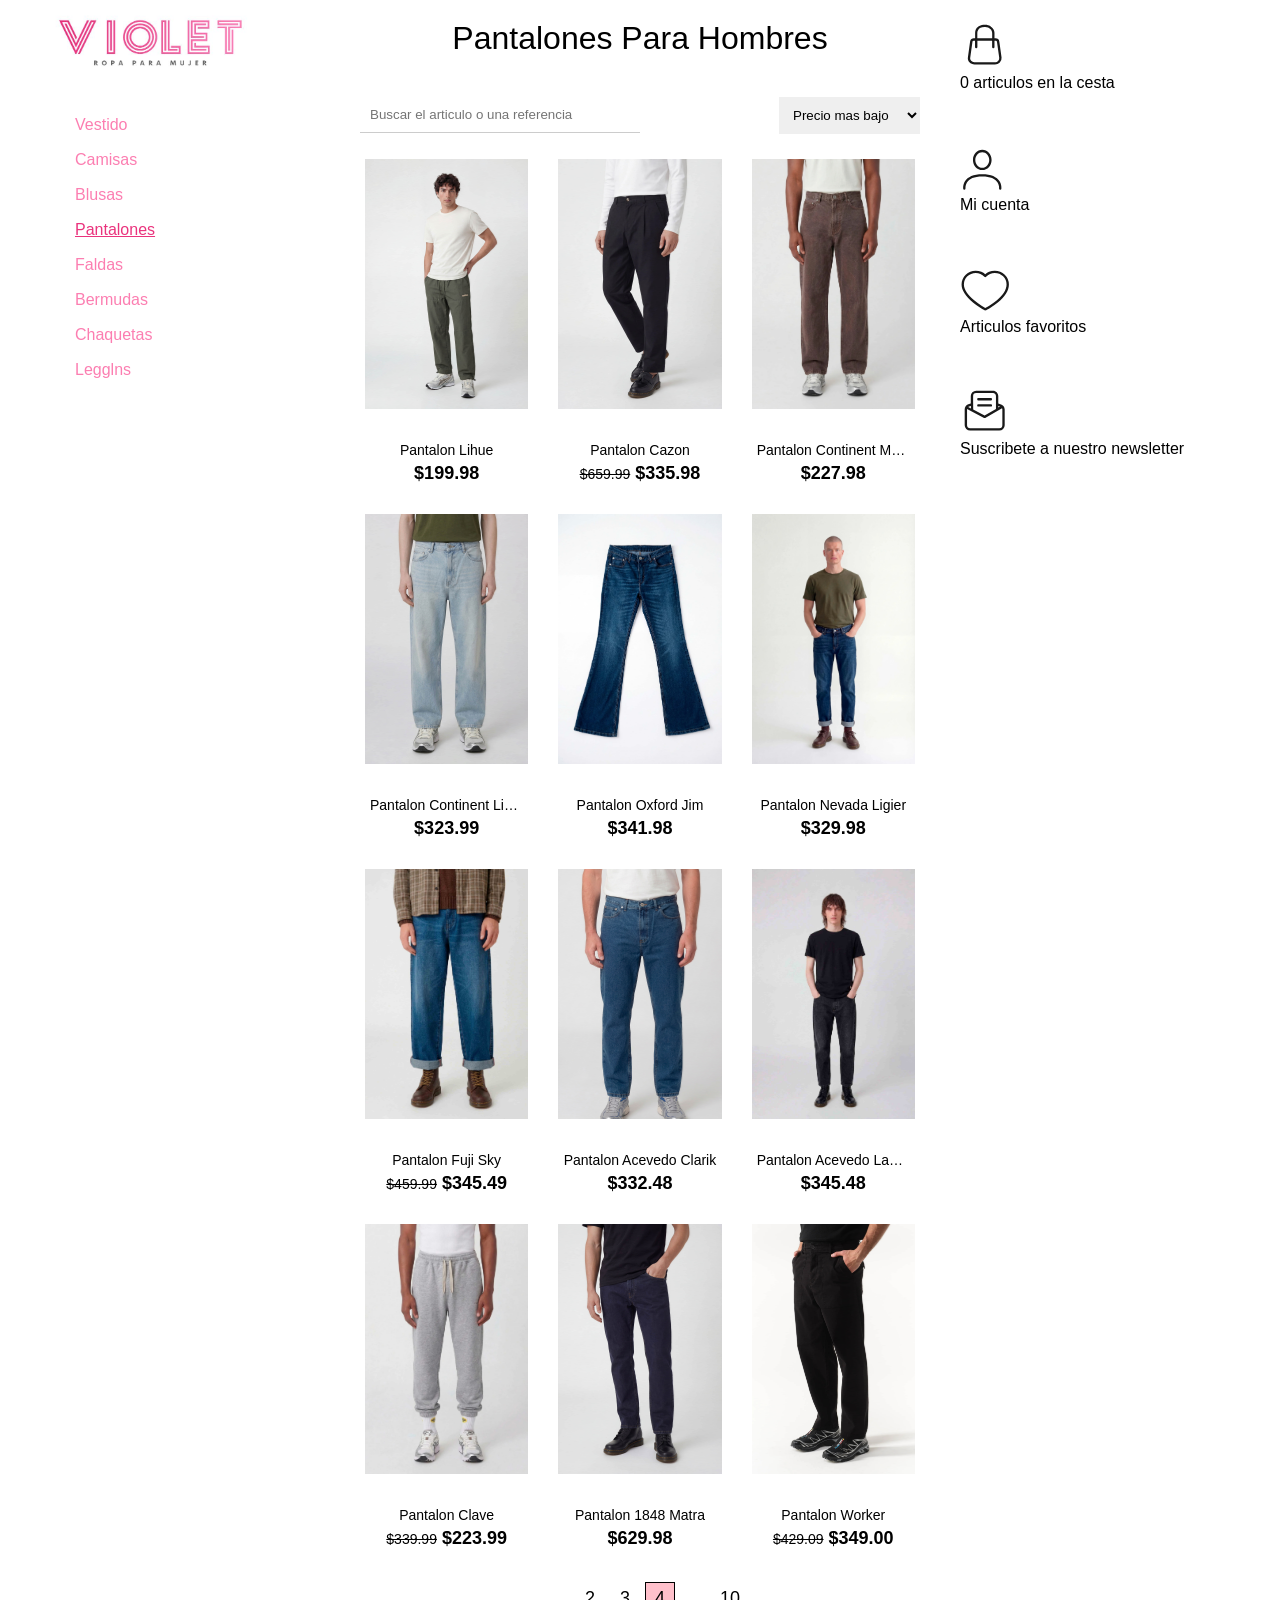
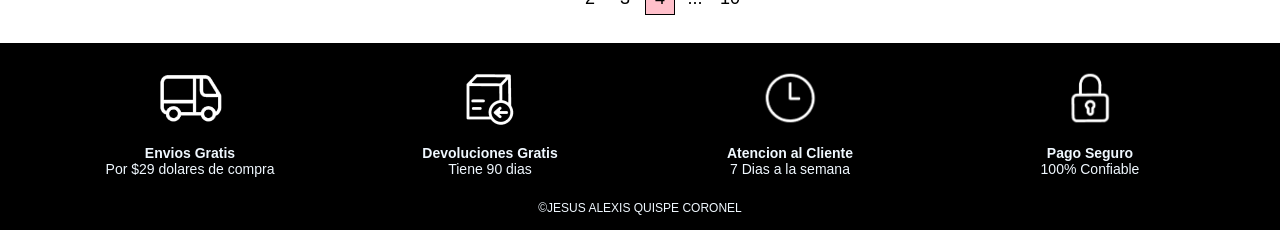
<file: Proyecto Web 2.1/Pantalones.html>
<!DOCTYPE html>
<html lang="es">
<head>
    <meta charset="UTF-8">
    <meta name="viewport" content="width=device-width, initial-scale=1.0">
    <title>Violet - Ropa de mujer </title>
    <link rel="icon" type="image/png" href="galeria/icon.png">
    <link rel="stylesheet" type="text/css" href="CSS/styles.css">
    
</head>
<body>
    <!--<h1>Violet</h1>
    <a href="">Enlaces</a>-->
    <div class="container">
        <div class="row">
            <div class="col-xs-3 col-m-3" >
                <img src="galeria/logo.JPG" alt="logotipo" width="200px"></img>
                <ul id="menu">
                    <li><a href="index.html">Vestido</a></li>
                    <li><a href="Camisas.html" >Camisas</a></li>
                    <li><a href="Blusas.html" >Blusas</a></li>
                    <li><a href="#" class="active">Pantalones</a></li>
                    <li><a href="Faldas.html" >Faldas</a></li>
                    <li><a href="Bermudas.html" >Bermudas</a></li>
                    <li><a href="Chaquetas.html" >Chaquetas</a></li>
                    <li><a href="Leggins.html" >Legglns</a></li>
                </ul>
            </div>
            <div class="col-xs-9 col-m-6" >
                <h1 class="title-products">Pantalones Para Hombres</h1>
                <div class="row">
                    <div class="col-xs-12">
                        <form action="">
                            <input class="search-input" type="search" placeholder="Buscar el articulo o una referencia">
                        </form>
                        <select class="select-order" name="" id="">
                            <option value="">Precio mas bajo</option>
                            <option value="">Precio mas alto</option>
                            <option value="">Por descuento</option>
                            <option value="">Por promociones</option> 
                        </select>
                    </div>
                </div>
                <div class="row">
                    <a href="" class="col-m-4 col-s-6 products-box">
                        <img src="Imagenes/pantalones/Pantalon1.jpg" alt="producto 1" width="100%">
                        <div class="Hidden offer">Oferta</div>
                        <h3>Pantalon Lihue</h3>
                        <strong class="price">$199.98</strong>
                    </a>
                     <a href="" class="col-m-4 col-s-6 products-box">
                        <img src="Imagenes/pantalones/Pantalon2.jpg" alt="producto 2" width="100%">
                        <div class="Hidden offer">Oferta</div>
                        <h3>Pantalon Cazon</h3>
                        <strong class="price"><del>$659.99</del> $335.98</strong>
                    </a>
                     <a href="" class="col-m-4 col-s-6 products-box">
                        <img src="Imagenes/pantalones/Pantalon3.jpg" alt="producto 3" width="100%">
                        <div class="Hidden offer">Oferta</div>
                        <h3>Pantalon Continent Monza</h3>
                        <strong class="price">$227.98</strong>
                    </a>
                     <a href="" class="col-m-4 col-s-6 products-box">
                        <img src="Imagenes/pantalones/Pantalon4.jpg" alt="producto 4" width="100%">
                        <div class="Hidden offer">Oferta</div>
                        <h3>Pantalon Continent Light Blue</h3>
                        <strong class="price">$323.99</strong>
                    </a>
                     <a href="" class="col-m-4 col-s-6 products-box">
                        <img src="Imagenes/pantalones/pantalon5.jpg" alt="producto 5" width="100%">
                        <div class="Hidden offer">Oferta</div>
                        <h3>Pantalon Oxford Jim</h3>
                        <strong class="price">$341.98</strong>
                    </a>
                     <a href="" class="col-m-4 col-s-6 products-box">
                        <img src="Imagenes/pantalones/Pantalon6.jpg" alt="producto 6" width="100%">
                        <div class="Hidden offer">Oferta</div>
                        <h3>Pantalon Nevada Ligier</h3>
                        <strong class="price">$329.98</strong>
                    </a>
                     <a href="" class="col-m-4 col-s-6 products-box">
                        <img src="Imagenes/pantalones/Pantalon7.jpg" alt="producto 7" width="100%">
                        <div class="Hidden offer">Oferta</div>
                        <h3>Pantalon Fuji Sky</h3>
                        <strong class="price"><del>$459.99</del> $345.49</strong>
                    </a>
                     <a href="" class="col-m-4 col-s-6 products-box">
                        <img src="Imagenes/pantalones/Pantalon8.jpg" alt="producto 8" width="100%">
                        <div class="Hidden offer">Oferta</div>
                        <h3>Pantalon Acevedo Clarik</h3>
                        <strong class="price">$332.48</strong>
                    </a>
                     <a href="" class="col-m-4 col-s-6 products-box">
                        <img src="Imagenes/pantalones/Pantalon9.jpg" alt="producto 9" width="100%">
                        <div class="Hidden offer">Oferta</div>
                        <h3>Pantalon Acevedo Lauda</h3>
                        <strong class="price">$345.48</strong>
                    </a>
                     <a href="" class="col-m-4 col-s-6 products-box">
                        <img src="Imagenes/pantalones/Pantalon10.jpg" alt="producto 10" width="100%">
                        <div class="Hidden offer">Oferta</div>
                        <h3>Pantalon Clave</h3>
                        <strong class="price"><del>$339.99</del> $223.99</strong>
                    </a>
                     <a href="" class="col-m-4 col-s-6 products-box">
                        <img src="Imagenes/pantalones/Pantalon11.jpg" alt="producto 11" width="100%">
                        <div class="Hidden offer">Oferta</div>
                        <h3>Pantalon 1848 Matra</h3>
                        <strong class="price">$629.98</strong>
                    </a>
                     <a href="" class="col-m-4 col-s-6 products-box">
                        <img src="Imagenes/pantalones/Pantalon12.jpg" alt="producto 12" width="100%">
                        <div class="Hidden offer">Oferta</div>
                        <h3>Pantalon Worker</h3>
                        <strong class="price"><del>$429.09</del> $349.00</strong>
                    </a>
                </div>
                <ul class="pagination">
                    <li><a href="#">2</a></li>
                    <li><a href="#">3</a></li>
                    <li><a href="#"class="active">4</a></li>
                    <li><a href="#">...</a></li>
                    <li><a href="#">10</a></li>

                </ul>
            </div>
            <div class="col-xs-12 col-m-3">
                <aside class="row">
                    <a href="#" class="col-xs-3 col-s-3 col-m-3 col-l-12">
                        <img src="galeria/shopping-cart.svg" alt="icono del carrito" width="50px">
                        <p>0 articulos en la cesta</p>
                    </a>
                     <a href="#" class="col-xs-3 col-s-3 col-m-3 col-l-12">
                        <img src="galeria/my-account.svg" alt="icono del carrito" width="50px">
                        <p>Mi cuenta</p>
                    </a>
                     <a href="#" class="col-xs-3 col-s-3 col-m-3 col-l-12">
                        <img src="galeria/favorites.svg" alt="icono del carrito" width="50px">
                        <p>Articulos favoritos</p>
                    </a>
                     <a href="#" class="col-xs-3 col-s-3 col-m-3 col-l-12">
                        <img src="galeria/newsletter.svg" alt="icono del carrito" width="50px">
                        <p>Suscribete a nuestro newsletter</p>
                    </a>
                </aside>
            </div>
        </div>
    </div>
    <footer>
        <div class="container">
            <div class="row">
                <div class="col-xs-6 col-s-3 icon-footer">
                    <img src="galeria/icon-shipping.png" alt="icon de envio" height="60px">
                    <p><strong>Envios Gratis</strong><br>Por $29 dolares de compra</p>
                </div>
                <div class="col-xs-6 col-s-3 icon-footer">
                    <img src="galeria/icon-refund.png" alt="icon de devoluciones gratis" height="60px">
                    <p><strong>Devoluciones Gratis</strong><br>Tiene 90 dias</p>
                </div>
                <div class="col-xs-6 col-s-3 icon-footer">
                    <img src="galeria/icon-customer-service.png" alt="icon de atencion al cliente" height="60px">
                    <p><strong>Atencion al Cliente </strong><br>7 Dias a la semana</p>
                </div>
                <div class="col-xs-6 col-s-3 icon-footer">
                    <img src="galeria/icon-secure.png" alt="icon de pago" height="60px">
                    <p><strong>Pago Seguro</strong><br>100% Confiable</p>
                </div>

            </div>
            &copy;JESUS ALEXIS QUISPE CORONEL
            
        </div>
    </footer>
</body>
</html>
</file>
<file: Proyecto Web 2.1/CSS/styles.css>
@import"colors.css";

@import"common.css";

@import"grid.css";

@import"menu.css";

@import"products.css";

@import"aside.css";

@import"footer.css";
</file>
